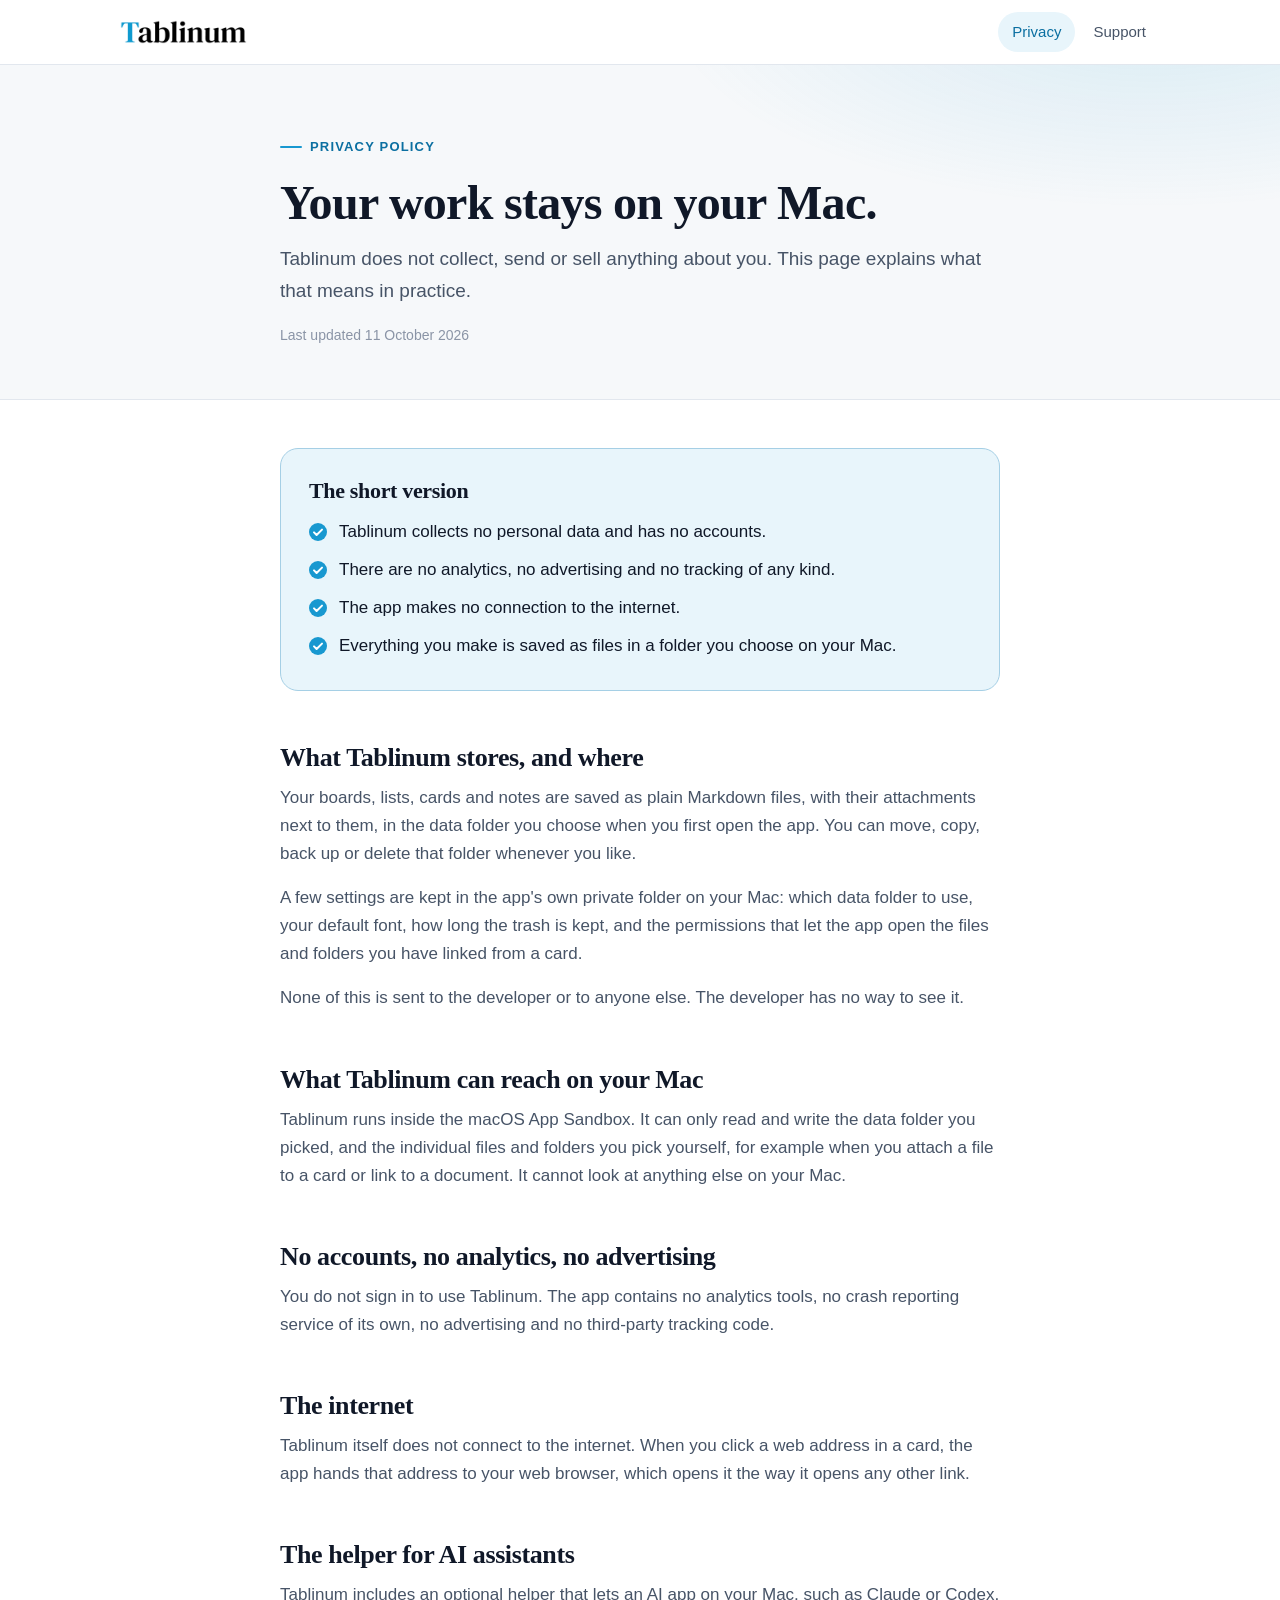
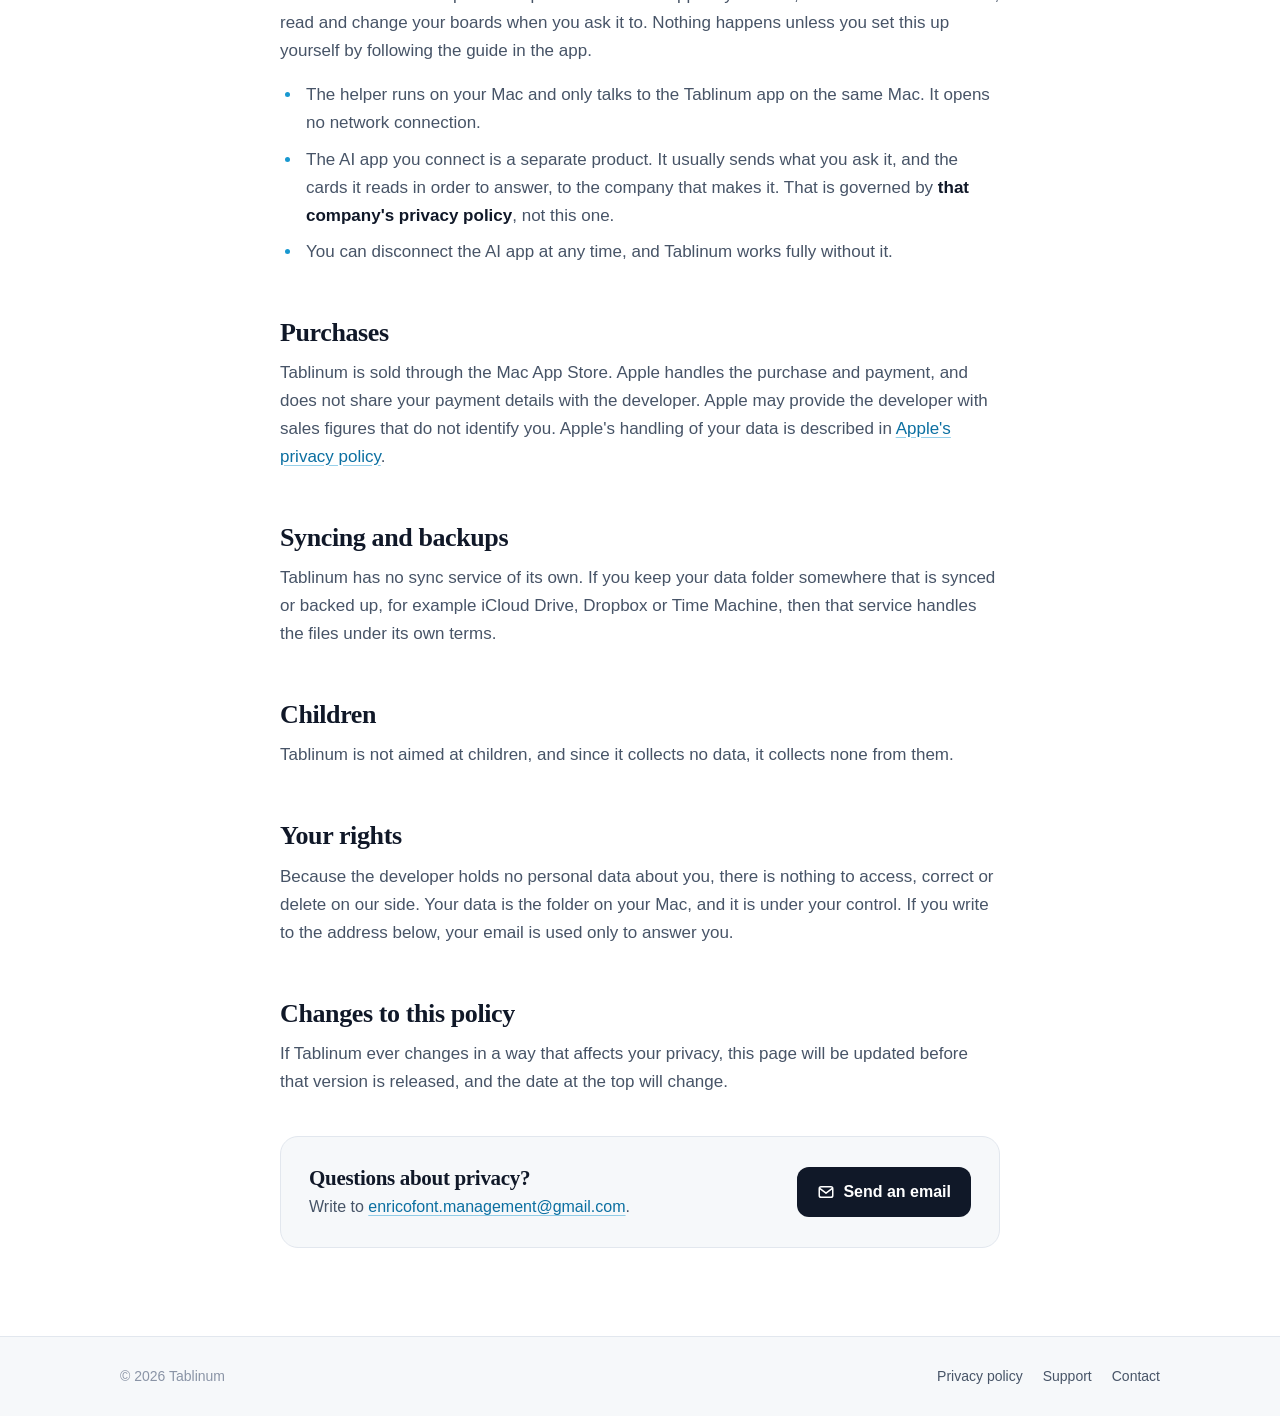
<file: privacy/index.html>
<!doctype html>
<html lang="en">
  <head>
    <meta charset="utf-8" />
    <meta name="viewport" content="width=device-width, initial-scale=1" />
    <title>Privacy policy · Tablinum</title>
    <meta name="description" content="Tablinum collects no data. Everything you make stays in a folder on your Mac." />
    <meta name="color-scheme" content="light dark" />
    <link rel="icon" href="../assets/favicon.png" />
    <link rel="stylesheet" href="../assets/style.css" />
  </head>
  <body>
    <header class="top">
      <div class="wrap">
        <a class="brand" href="../" aria-label="Tablinum, home"><img src="../assets/logo.png" alt="Tablinum" /></a>
        <nav aria-label="Pages">
          <a href="./" aria-current="page">Privacy</a>
          <a href="../support/">Support</a>
        </nav>
      </div>
    </header>

    <main>
      <section class="page-head">
        <div class="narrow">
          <p class="eyebrow">Privacy policy</p>
          <h1>Your work stays on your Mac.</h1>
          <p>Tablinum does not collect, send or sell anything about you. This page explains what that means in practice.</p>
          <p class="date">Last updated 11 October 2026</p>
        </div>
      </section>

      <article class="prose narrow">
        <section class="summary" aria-labelledby="short">
          <h2 id="short">The short version</h2>
          <ul>
            <li>Tablinum collects no personal data and has no accounts.</li>
            <li>There are no analytics, no advertising and no tracking of any kind.</li>
            <li>The app makes no connection to the internet.</li>
            <li>Everything you make is saved as files in a folder you choose on your Mac.</li>
          </ul>
        </section>

        <h2>What Tablinum stores, and where</h2>
        <p>
          Your boards, lists, cards and notes are saved as plain Markdown files, with their attachments next to them,
          in the data folder you choose when you first open the app. You can move, copy, back up or delete that
          folder whenever you like.
        </p>
        <p>
          A few settings are kept in the app's own private folder on your Mac: which data folder to use, your
          default font, how long the trash is kept, and the permissions that let the app open the files and
          folders you have linked from a card.
        </p>
        <p>None of this is sent to the developer or to anyone else. The developer has no way to see it.</p>

        <h2>What Tablinum can reach on your Mac</h2>
        <p>
          Tablinum runs inside the macOS App Sandbox. It can only read and write the data folder you picked, and
          the individual files and folders you pick yourself, for example when you attach a file to a card or link
          to a document. It cannot look at anything else on your Mac.
        </p>

        <h2>No accounts, no analytics, no advertising</h2>
        <p>
          You do not sign in to use Tablinum. The app contains no analytics tools, no crash reporting service of
          its own, no advertising and no third-party tracking code.
        </p>

        <h2>The internet</h2>
        <p>
          Tablinum itself does not connect to the internet. When you click a web address in a card, the app hands
          that address to your web browser, which opens it the way it opens any other link.
        </p>

        <h2>The helper for AI assistants</h2>
        <p>
          Tablinum includes an optional helper that lets an AI app on your Mac, such as Claude or Codex, read and
          change your boards when you ask it to. Nothing happens unless you set this up yourself by following the
          guide in the app.
        </p>
        <ul>
          <li>The helper runs on your Mac and only talks to the Tablinum app on the same Mac. It opens no network connection.</li>
          <li>
            The AI app you connect is a separate product. It usually sends what you ask it, and the cards it reads
            in order to answer, to the company that makes it. That is governed by
            <strong>that company's privacy policy</strong>, not this one.
          </li>
          <li>You can disconnect the AI app at any time, and Tablinum works fully without it.</li>
        </ul>

        <h2>Purchases</h2>
        <p>
          Tablinum is sold through the Mac App Store. Apple handles the purchase and payment, and does not share
          your payment details with the developer. Apple may provide the developer with sales figures that do not
          identify you. Apple's handling of your data is described in
          <a href="https://www.apple.com/legal/privacy/">Apple's privacy policy</a>.
        </p>

        <h2>Syncing and backups</h2>
        <p>
          Tablinum has no sync service of its own. If you keep your data folder somewhere that is synced or backed
          up, for example iCloud Drive, Dropbox or Time Machine, then that service handles the files under its own
          terms.
        </p>

        <h2>Children</h2>
        <p>Tablinum is not aimed at children, and since it collects no data, it collects none from them.</p>

        <h2>Your rights</h2>
        <p>
          Because the developer holds no personal data about you, there is nothing to access, correct or delete on
          our side. Your data is the folder on your Mac, and it is under your control. If you write to the address
          below, your email is used only to answer you.
        </p>

        <h2>Changes to this policy</h2>
        <p>
          If Tablinum ever changes in a way that affects your privacy, this page will be updated before that
          version is released, and the date at the top will change.
        </p>

        <section class="contact" aria-labelledby="contact">
          <div>
            <h2 id="contact">Questions about privacy?</h2>
            <p>Write to <a href="mailto:enricofont.management@gmail.com">enricofont.management@gmail.com</a>.</p>
          </div>
          <a class="button" href="mailto:enricofont.management@gmail.com?subject=Tablinum%20privacy">
            <svg viewBox="0 0 24 24" fill="none" stroke="currentColor" stroke-width="2" stroke-linecap="round" stroke-linejoin="round" aria-hidden="true">
              <rect x="3" y="5" width="18" height="14" rx="2.5" />
              <path d="m4 7.5 8 6 8-6" />
            </svg>
            Send an email
          </a>
        </section>
      </article>
    </main>

    <footer class="foot">
      <div class="wrap">
        <span>© 2026 Tablinum</span>
        <nav aria-label="Footer">
          <a href="./">Privacy policy</a>
          <a href="../support/">Support</a>
          <a href="mailto:enricofont.management@gmail.com">Contact</a>
        </nav>
      </div>
    </footer>
  </body>
</html>
</file>
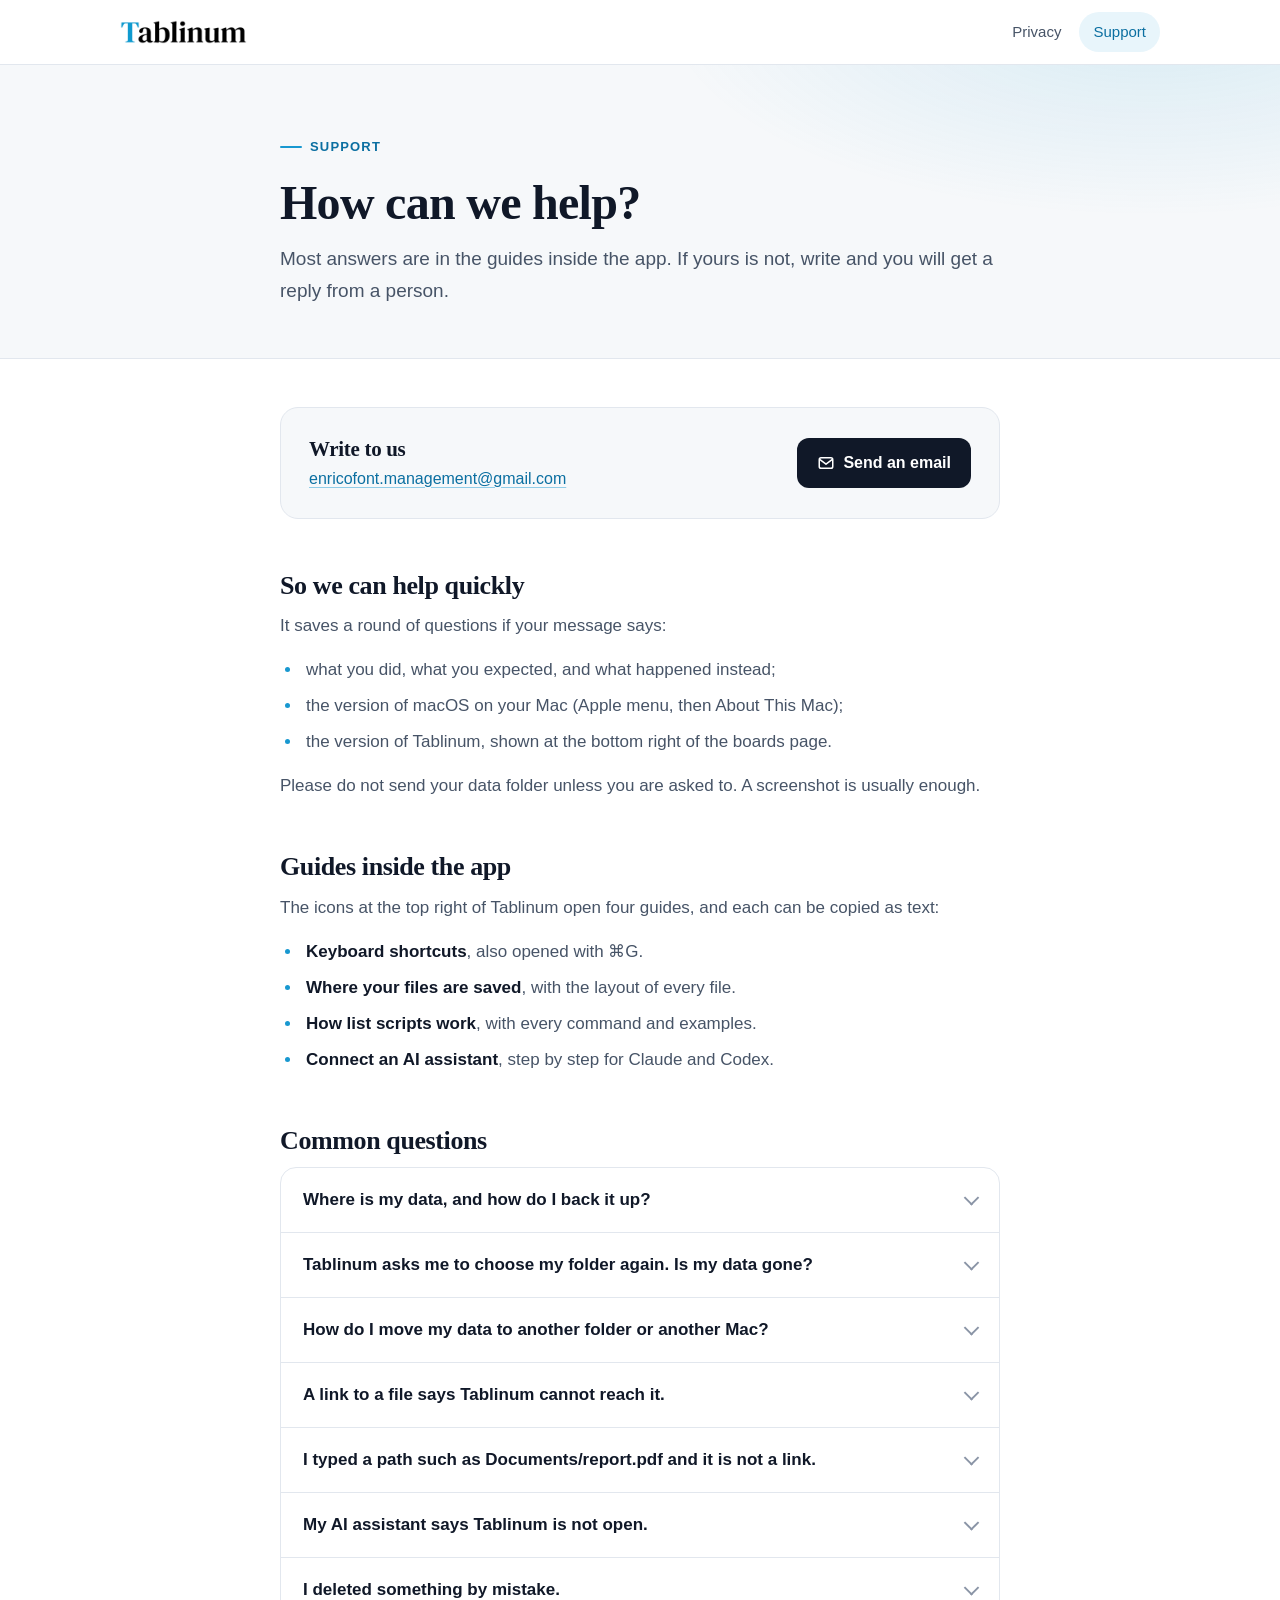
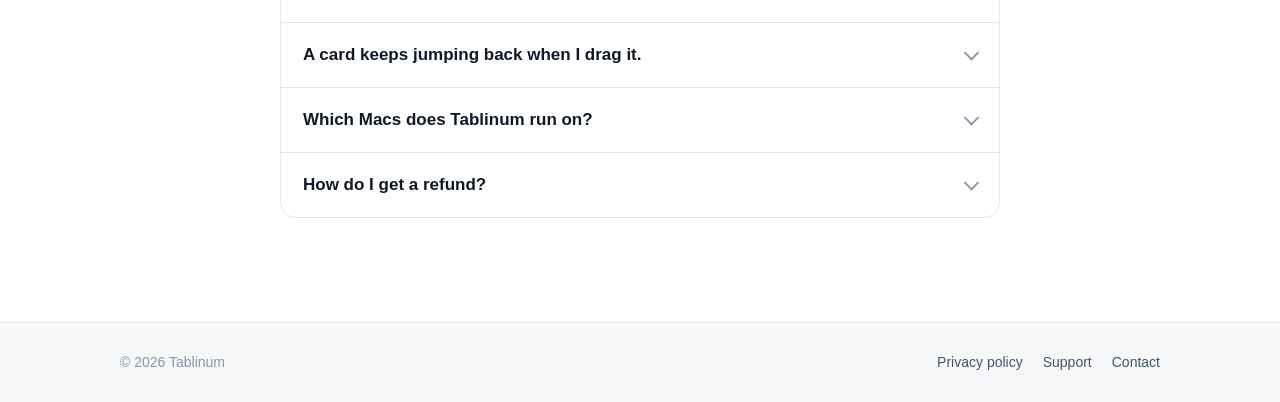
<file: support/index.html>
<!doctype html>
<html lang="en">
  <head>
    <meta charset="utf-8" />
    <meta name="viewport" content="width=device-width, initial-scale=1" />
    <title>Support · Tablinum</title>
    <meta name="description" content="Help with Tablinum: answers to common questions, and how to reach the developer." />
    <meta name="color-scheme" content="light dark" />
    <link rel="icon" href="../assets/favicon.png" />
    <link rel="stylesheet" href="../assets/style.css" />
  </head>
  <body>
    <header class="top">
      <div class="wrap">
        <a class="brand" href="../" aria-label="Tablinum, home"><img src="../assets/logo.png" alt="Tablinum" /></a>
        <nav aria-label="Pages">
          <a href="../privacy/">Privacy</a>
          <a href="./" aria-current="page">Support</a>
        </nav>
      </div>
    </header>

    <main>
      <section class="page-head">
        <div class="narrow">
          <p class="eyebrow">Support</p>
          <h1>How can we help?</h1>
          <p>Most answers are in the guides inside the app. If yours is not, write and you will get a reply from a person.</p>
        </div>
      </section>

      <article class="prose narrow">
        <section class="contact" style="margin-top: 0" aria-labelledby="write">
          <div>
            <h2 id="write">Write to us</h2>
            <p><a href="mailto:enricofont.management@gmail.com">enricofont.management@gmail.com</a></p>
          </div>
          <a class="button" href="mailto:enricofont.management@gmail.com?subject=Tablinum%20support">
            <svg viewBox="0 0 24 24" fill="none" stroke="currentColor" stroke-width="2" stroke-linecap="round" stroke-linejoin="round" aria-hidden="true">
              <rect x="3" y="5" width="18" height="14" rx="2.5" />
              <path d="m4 7.5 8 6 8-6" />
            </svg>
            Send an email
          </a>
        </section>

        <h2>So we can help quickly</h2>
        <p>It saves a round of questions if your message says:</p>
        <ul>
          <li>what you did, what you expected, and what happened instead;</li>
          <li>the version of macOS on your Mac (Apple menu, then About This Mac);</li>
          <li>the version of Tablinum, shown at the bottom right of the boards page.</li>
        </ul>
        <p>Please do not send your data folder unless you are asked to. A screenshot is usually enough.</p>

        <h2>Guides inside the app</h2>
        <p>The icons at the top right of Tablinum open four guides, and each can be copied as text:</p>
        <ul>
          <li><strong>Keyboard shortcuts</strong>, also opened with ⌘G.</li>
          <li><strong>Where your files are saved</strong>, with the layout of every file.</li>
          <li><strong>How list scripts work</strong>, with every command and examples.</li>
          <li><strong>Connect an AI assistant</strong>, step by step for Claude and Codex.</li>
        </ul>

        <h2>Common questions</h2>
        <div class="faq">
          <details>
            <summary>Where is my data, and how do I back it up?</summary>
            <div class="answer">
              <p>
                In the data folder you chose when you first opened Tablinum. The folder icon at the top right of
                the app shows where it is and opens it in Finder. To back it up, copy that folder, or keep it
                somewhere that is backed up already.
              </p>
            </div>
          </details>
          <details>
            <summary>Tablinum asks me to choose my folder again. Is my data gone?</summary>
            <div class="answer">
              <p>
                No. macOS only lets Tablinum use a folder you have picked, and it sometimes forgets that
                permission, for example after the folder was moved to another disk. Click “Open existing folder…”
                and pick the same folder. Nothing in it is changed.
              </p>
            </div>
          </details>
          <details>
            <summary>How do I move my data to another folder or another Mac?</summary>
            <div class="answer">
              <p>
                Quit Tablinum, move or copy the whole data folder, then open Tablinum, go to Settings (the gear
                icon), click “Open existing folder…” and pick the folder in its new place.
              </p>
            </div>
          </details>
          <details>
            <summary>A link to a file says Tablinum cannot reach it.</summary>
            <div class="answer">
              <p>
                macOS only lets Tablinum open files and folders you have picked yourself. Open the card,
                right-click the link, choose “Edit link…” and pick the file again with “Choose a file…” or
                “Choose a folder…”. This is also needed once after moving your data to another Mac.
              </p>
            </div>
          </details>
          <details>
            <summary>I typed a path such as Documents/report.pdf and it is not a link.</summary>
            <div class="answer">
              <p>
                That is by design. Web addresses become links as you type them, but a file or folder has to be
                picked: select the words, click the link icon above the text, and choose the file or folder.
              </p>
            </div>
          </details>
          <details>
            <summary>My AI assistant says Tablinum is not open.</summary>
            <div class="answer">
              <p>
                The assistant works through the Tablinum app, so the app has to be running. Open Tablinum and
                ask again. If the assistant cannot find Tablinum at all, follow “Connect an AI assistant” in the
                app once more; the steps there always match your copy of the app.
              </p>
            </div>
          </details>
          <details>
            <summary>I deleted something by mistake.</summary>
            <div class="answer">
              <p>
                Press ⌘Z to undo your last change; you can go back up to fifty steps. Deleted cards, lists and
                boards also wait in the trash (the bin icon), where they can be restored until the trash is
                emptied.
              </p>
            </div>
          </details>
          <details>
            <summary>A card keeps jumping back when I drag it.</summary>
            <div class="answer">
              <p>
                The list has a script with a SORT command, which keeps its cards in order. A small sort icon
                next to the list's title shows this. Open the list's menu and choose “Edit script…” to change or
                remove it.
              </p>
            </div>
          </details>
          <details>
            <summary>Which Macs does Tablinum run on?</summary>
            <div class="answer">
              <p>Macs with Apple silicon (M1 or newer) running macOS 12 or later.</p>
            </div>
          </details>
          <details>
            <summary>How do I get a refund?</summary>
            <div class="answer">
              <p>
                Purchases and refunds are handled by Apple. Go to
                <a href="https://reportaproblem.apple.com">reportaproblem.apple.com</a>, sign in, and choose the
                purchase. If something in the app is not working for you, please write first; it can often be
                fixed.
              </p>
            </div>
          </details>
        </div>
      </article>
    </main>

    <footer class="foot">
      <div class="wrap">
        <span>© 2026 Tablinum</span>
        <nav aria-label="Footer">
          <a href="../privacy/">Privacy policy</a>
          <a href="./">Support</a>
          <a href="mailto:enricofont.management@gmail.com">Contact</a>
        </nav>
      </div>
    </footer>
  </body>
</html>
</file>
<file: assets/style.css>
/* Tablinum: the look shared by every page of the site. */

:root {
  --paper: #ffffff;
  --canvas: #f6f8fa;
  --well: #eef2f6;
  --ink: #101828;
  --soft: #475467;
  --faint: #8a94a6;
  --line: #e2e7ee;
  --blue: #1898d0;
  --blue-deep: #0b6fa1;
  --blue-wash: #e8f5fb;
  --marker: #fff53d;
  --shadow: 0 1px 2px rgb(16 24 40 / 6%), 0 12px 32px rgb(16 24 40 / 8%);
  --serif: "Iowan Old Style", "Palatino Linotype", Palatino, Georgia, "Times New Roman", serif;
  --sans: -apple-system, BlinkMacSystemFont, "SF Pro Text", "Helvetica Neue", Helvetica, Arial, sans-serif;
  --mono: ui-monospace, "SF Mono", Menlo, Consolas, monospace;
}

@media (prefers-color-scheme: dark) {
  :root {
    --paper: #0e1420;
    --canvas: #141b29;
    --well: #1b2434;
    --ink: #f2f5f9;
    --soft: #b4bfce;
    --faint: #7f8a9c;
    --line: #26303f;
    --blue: #4bb6e6;
    --blue-deep: #8fd3f2;
    --blue-wash: #13283a;
    --shadow: 0 1px 2px rgb(0 0 0 / 40%), 0 12px 32px rgb(0 0 0 / 35%);
  }
}

* {
  box-sizing: border-box;
}

html {
  -webkit-text-size-adjust: 100%;
  scroll-behavior: smooth;
}

body {
  margin: 0;
  background: var(--paper);
  color: var(--ink);
  font: 17px/1.65 var(--sans);
  -webkit-font-smoothing: antialiased;
  text-rendering: optimizeLegibility;
}

a {
  color: var(--blue-deep);
  text-decoration-color: color-mix(in srgb, var(--blue) 45%, transparent);
  text-underline-offset: 3px;
}

a:hover {
  text-decoration-color: currentColor;
}

a:focus-visible,
summary:focus-visible {
  outline: 2px solid var(--blue);
  outline-offset: 3px;
  border-radius: 6px;
}

.wrap {
  width: min(100% - 40px, 1040px);
  margin-inline: auto;
}

.narrow {
  width: min(100% - 40px, 720px);
  margin-inline: auto;
}

/* ----- header ----------------------------------------------------------- */

.top {
  position: sticky;
  top: 0;
  z-index: 10;
  background: color-mix(in srgb, var(--paper) 86%, transparent);
  backdrop-filter: saturate(160%) blur(14px);
  -webkit-backdrop-filter: saturate(160%) blur(14px);
  border-bottom: 1px solid var(--line);
}

.top .wrap {
  display: flex;
  align-items: center;
  justify-content: space-between;
  gap: 16px;
  height: 64px;
}

.brand {
  display: inline-flex;
  align-items: center;
}

.brand img {
  display: block;
  height: 24px;
  width: auto;
}

.top nav {
  display: flex;
  gap: 4px;
}

.top nav a {
  padding: 8px 14px;
  border-radius: 999px;
  color: var(--soft);
  font-size: 15px;
  font-weight: 500;
  text-decoration: none;
}

.top nav a:hover {
  background: var(--well);
  color: var(--ink);
}

.top nav a[aria-current="page"] {
  background: var(--blue-wash);
  color: var(--blue-deep);
}

/* The logo is black letters on nothing; turned around for a dark page. */
@media (prefers-color-scheme: dark) {
  .brand img {
    filter: invert(1) hue-rotate(180deg) brightness(1.15);
  }
}

/* ----- the first page ---------------------------------------------------- */

.hero {
  position: relative;
  overflow: hidden;
  border-bottom: 1px solid var(--line);
  background:
    radial-gradient(900px 420px at 85% -10%, color-mix(in srgb, var(--blue) 16%, transparent), transparent 70%),
    radial-gradient(700px 380px at -5% 110%, color-mix(in srgb, var(--blue) 10%, transparent), transparent 70%),
    var(--canvas);
}

.hero .wrap {
  display: grid;
  grid-template-columns: minmax(0, 1.05fr) minmax(0, 0.95fr);
  align-items: center;
  gap: 56px;
  padding-block: 88px 96px;
}

.eyebrow {
  display: inline-flex;
  align-items: center;
  gap: 8px;
  margin: 0 0 18px;
  color: var(--blue-deep);
  font-size: 13px;
  font-weight: 700;
  letter-spacing: 0.09em;
  text-transform: uppercase;
}

.eyebrow::before {
  content: "";
  width: 22px;
  height: 2px;
  border-radius: 2px;
  background: var(--blue);
}

h1,
h2,
h3 {
  font-family: var(--serif);
  font-weight: 700;
  letter-spacing: -0.015em;
  line-height: 1.12;
  text-wrap: balance;
}

/* Apple's own badge, at the height its guidelines show, with clear space around it. */
.store-badge {
  display: inline-block;
  margin: 6px 0 18px;
  line-height: 0;
}

.store-badge img {
  height: 48px;
  width: auto;
}

.hero h1 {
  margin: 0 0 22px;
  font-size: clamp(38px, 5.4vw, 60px);
}

mark {
  padding: 0 0.12em;
  border-radius: 4px;
  background: var(--marker);
  color: #101828;
  box-decoration-break: clone;
  -webkit-box-decoration-break: clone;
}

.lead {
  max-width: 34em;
  margin: 0 0 28px;
  color: var(--soft);
  font-size: 19px;
  line-height: 1.6;
}

.pills {
  display: flex;
  flex-wrap: wrap;
  gap: 8px;
  margin: 0;
  padding: 0;
  list-style: none;
}

.pills li {
  padding: 6px 13px;
  border: 1px solid var(--line);
  border-radius: 999px;
  background: var(--paper);
  color: var(--soft);
  font-size: 14px;
  font-weight: 500;
}

/* A small board, drawn with boxes: three lists and their cards. */
.board {
  display: grid;
  grid-template-columns: repeat(3, 1fr);
  align-items: start;
  gap: 12px;
  padding: 16px;
  border-radius: 20px;
  background: linear-gradient(145deg, #2aa7dd, #0f7fb8 60%, #0b6a9c);
  box-shadow: var(--shadow);
  transform: rotate(-1.2deg);
}

.board .list {
  padding: 10px;
  border-radius: 12px;
  background: #f1f4f8;
}

.board .list b {
  display: block;
  margin: 2px 4px 9px;
  color: #101828;
  font: 700 12px/1.2 var(--sans);
}

.board .card {
  margin-top: 7px;
  padding: 10px;
  border-radius: 9px;
  background: #ffffff;
  box-shadow: 0 1px 1px rgb(16 24 40 / 14%), 0 3px 8px rgb(16 24 40 / 7%);
}

.board .card i {
  display: block;
  height: 7px;
  margin-top: 6px;
  border-radius: 4px;
  background: #d5dbe5;
}

.board .card i:first-child {
  margin-top: 0;
}

.board .card .short {
  width: 55%;
}

.board .card .tag {
  width: 34px;
  height: 6px;
  margin: 0 0 8px;
}

.board .card .hl {
  width: 70%;
  background: var(--marker);
}

.board .blue {
  background: #1898d0;
}

.board .green {
  background: #1f845a;
}

.board .red {
  background: #c9372c;
}

.board .amber {
  background: #e2b203;
}

.board .lift {
  transform: rotate(3deg) translate(6px, 4px);
  box-shadow: 0 10px 22px rgb(16 24 40 / 28%);
}

.features {
  padding-block: 84px 96px;
}

.features h2 {
  max-width: 18em;
  margin: 0 0 12px;
  font-size: clamp(28px, 3.4vw, 38px);
}

.features > .wrap > p {
  max-width: 38em;
  margin: 0 0 40px;
  color: var(--soft);
}

.grid {
  display: grid;
  grid-template-columns: repeat(auto-fit, minmax(270px, 1fr));
  gap: 16px;
}

.tile {
  padding: 26px 26px 24px;
  border: 1px solid var(--line);
  border-radius: 18px;
  background: var(--paper);
  transition:
    transform 0.18s ease,
    box-shadow 0.18s ease,
    border-color 0.18s ease;
}

.tile:hover {
  border-color: color-mix(in srgb, var(--blue) 40%, var(--line));
  box-shadow: var(--shadow);
  transform: translateY(-2px);
}

.tile svg {
  display: block;
  width: 40px;
  height: 40px;
  margin-bottom: 18px;
  padding: 9px;
  border-radius: 11px;
  background: var(--blue-wash);
  color: var(--blue-deep);
}

.tile h3 {
  margin: 0 0 8px;
  font-size: 20px;
}

.tile p {
  margin: 0;
  color: var(--soft);
  font-size: 16px;
  line-height: 1.6;
}

/* ----- pages of text ---------------------------------------------------- */

.page-head {
  border-bottom: 1px solid var(--line);
  background:
    radial-gradient(700px 300px at 90% -20%, color-mix(in srgb, var(--blue) 14%, transparent), transparent 70%),
    var(--canvas);
}

.page-head .narrow {
  padding-block: 64px 52px;
}

.page-head h1 {
  margin: 0 0 14px;
  font-size: clamp(34px, 4.6vw, 48px);
}

.page-head p {
  margin: 0;
  color: var(--soft);
  font-size: 19px;
}

.page-head .date {
  margin-top: 18px;
  color: var(--faint);
  font-size: 14px;
}

.page-head .eyebrow {
  margin-bottom: 18px;
  color: var(--blue-deep);
  font-size: 13px;
}

.prose {
  padding-block: 48px 88px;
}

.prose h2 {
  margin: 48px 0 12px;
  padding-top: 4px;
  font-size: 26px;
}

.prose h2:first-child {
  margin-top: 0;
}

.prose p,
.prose li {
  color: var(--soft);
}

.prose p {
  margin: 0 0 16px;
}

.prose ul {
  margin: 0 0 16px;
  padding-left: 22px;
}

.prose li {
  margin-bottom: 8px;
  padding-left: 4px;
}

.prose li::marker {
  color: var(--blue);
}

.prose strong {
  color: var(--ink);
  font-weight: 600;
}

code {
  padding: 2px 6px;
  border-radius: 6px;
  background: var(--well);
  color: var(--ink);
  font: 0.88em var(--mono);
}

.summary {
  margin: 0 0 40px;
  padding: 26px 28px 20px;
  border: 1px solid color-mix(in srgb, var(--blue) 30%, var(--line));
  border-radius: 18px;
  background: var(--blue-wash);
}

.summary h2 {
  margin: 0 0 14px;
  font-size: 22px;
}

.summary ul {
  margin: 0;
  padding: 0;
  list-style: none;
}

.summary li {
  position: relative;
  margin-bottom: 10px;
  padding-left: 30px;
  color: var(--ink);
}

.summary li::before {
  content: "";
  position: absolute;
  left: 0;
  top: 0.32em;
  width: 18px;
  height: 18px;
  border-radius: 50%;
  background: var(--blue)
    url("data:image/svg+xml,%3Csvg xmlns='http://www.w3.org/2000/svg' viewBox='0 0 18 18'%3E%3Cpath d='M5 9.4l2.6 2.6L13 6.6' fill='none' stroke='white' stroke-width='2' stroke-linecap='round' stroke-linejoin='round'/%3E%3C/svg%3E")
    center / 18px no-repeat;
}

.contact {
  display: flex;
  flex-wrap: wrap;
  align-items: center;
  justify-content: space-between;
  gap: 18px;
  margin-top: 40px;
  padding: 26px 28px;
  border: 1px solid var(--line);
  border-radius: 18px;
  background: var(--canvas);
}

.contact h2,
.contact h3 {
  margin: 0 0 4px;
  font-size: 21px;
}

.contact p {
  margin: 0;
  font-size: 16px;
}

.button {
  display: inline-flex;
  align-items: center;
  gap: 8px;
  padding: 12px 20px;
  border-radius: 12px;
  background: var(--ink);
  color: var(--paper);
  font-size: 16px;
  font-weight: 600;
  text-decoration: none;
  white-space: nowrap;
  transition: transform 0.15s ease;
}

.button:hover {
  transform: translateY(-1px);
}

.button svg {
  width: 18px;
  height: 18px;
}

/* Questions that open when clicked. */
.faq {
  margin: 0 0 16px;
  border: 1px solid var(--line);
  border-radius: 16px;
  background: var(--paper);
  overflow: hidden;
}

.faq details + details {
  border-top: 1px solid var(--line);
}

.faq summary {
  position: relative;
  padding: 18px 52px 18px 22px;
  color: var(--ink);
  font-weight: 600;
  cursor: pointer;
  list-style: none;
}

.faq summary::-webkit-details-marker {
  display: none;
}

.faq summary::after {
  content: "";
  position: absolute;
  right: 22px;
  top: 50%;
  width: 9px;
  height: 9px;
  border-right: 2px solid var(--faint);
  border-bottom: 2px solid var(--faint);
  transform: translateY(-70%) rotate(45deg);
  transition: transform 0.18s ease;
}

.faq details[open] summary::after {
  transform: translateY(-30%) rotate(-135deg);
}

.faq summary:hover {
  background: var(--canvas);
}

.faq .answer {
  padding: 0 22px 20px;
}

.faq .answer p:last-child {
  margin-bottom: 0;
}

/* ----- footer ----------------------------------------------------------- */

.foot {
  border-top: 1px solid var(--line);
  background: var(--canvas);
  color: var(--faint);
  font-size: 14px;
}

.foot .wrap {
  display: flex;
  flex-wrap: wrap;
  align-items: center;
  justify-content: space-between;
  gap: 12px 24px;
  padding-block: 28px;
}

.foot nav {
  display: flex;
  flex-wrap: wrap;
  gap: 4px 20px;
}

.foot a {
  color: var(--soft);
  text-decoration: none;
}

.foot a:hover {
  color: var(--ink);
  text-decoration: underline;
}

/* ----- small screens ---------------------------------------------------- */

@media (max-width: 820px) {
  .hero .wrap {
    grid-template-columns: 1fr;
    gap: 44px;
    padding-block: 56px 64px;
  }

  .board {
    max-width: 440px;
  }

  .features {
    padding-block: 56px 64px;
  }
}

@media (max-width: 480px) {
  body {
    font-size: 16px;
  }

  .top nav a {
    padding: 8px 10px;
  }

  .summary,
  .contact {
    padding: 22px 20px;
  }
}

@media (prefers-reduced-motion: reduce) {
  * {
    transition: none !important;
    scroll-behavior: auto !important;
  }
}
</file>
